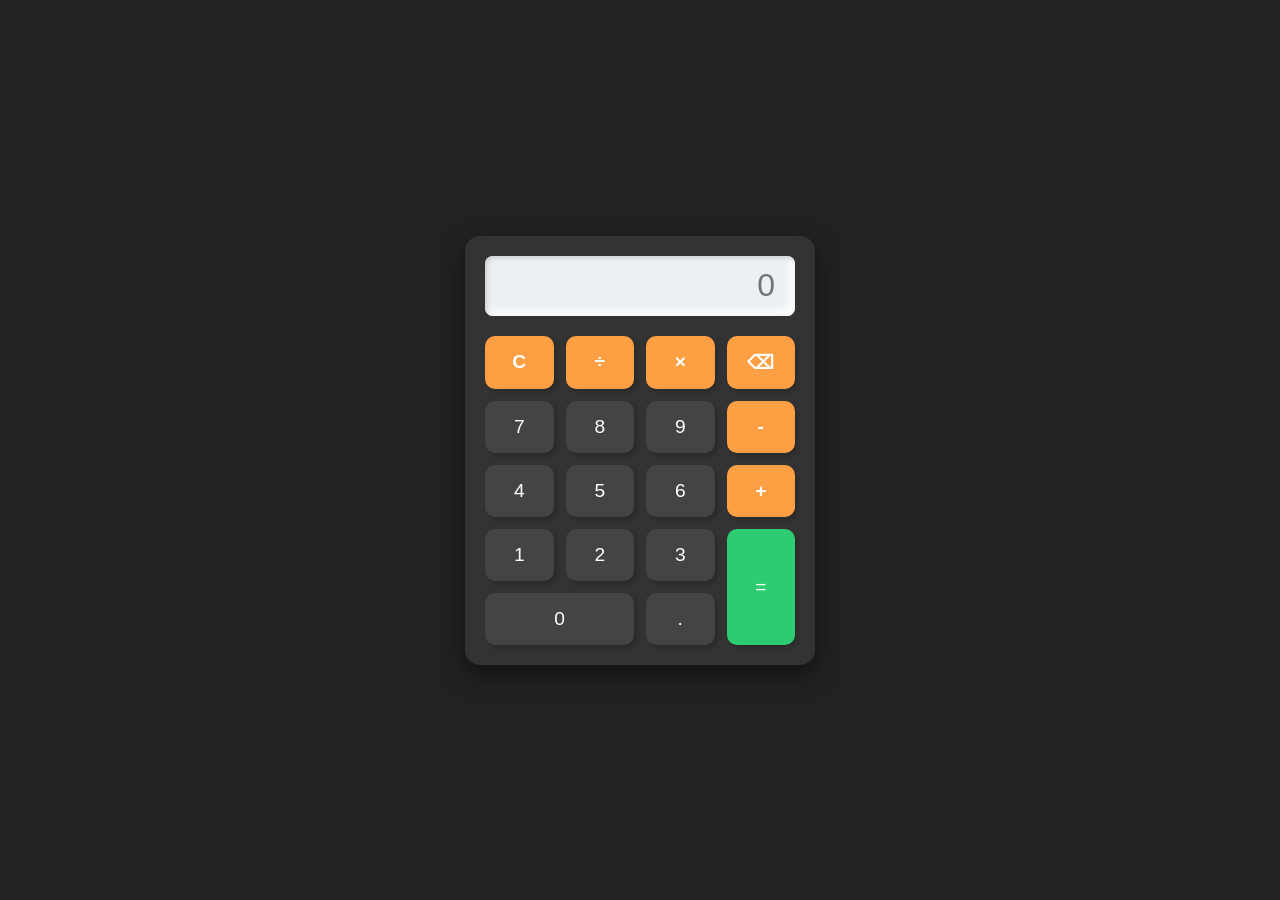
<file: CodeAlpha_Calculator/index.html>
<!DOCTYPE html>
<html lang="en">
<head>
    <meta charset="UTF-8">
    <meta name="viewport" content="width=device-width, initial-scale=1.0">
    <title>Simple Calculator</title>
    <link rel="stylesheet" href="cal-Style.css">
</head>
<body>

    <div class="calculator-container">
        <div class="display-screen">
            <input type="text" id="display" placeholder="0" readonly>
        </div>

        <div class="buttons-grid">
            <button class="btn operator" data-val="C">C</button>
            <button class="btn operator" data-val="/">÷</button>
            <button class="btn operator" data-val="*">×</button>
            <button class="btn operator" data-val="DEL">⌫</button>

            <button class="btn" data-val="7">7</button>
            <button class="btn" data-val="8">8</button>
            <button class="btn" data-val="9">9</button>
            <button class="btn operator" data-val="-">-</button>

            <button class="btn" data-val="4">4</button>
            <button class="btn" data-val="5">5</button>
            <button class="btn" data-val="6">6</button>
            <button class="btn operator" data-val="+">+</button>

            <button class="btn" data-val="1">1</button>
            <button class="btn" data-val="2">2</button>
            <button class="btn" data-val="3">3</button>
            <button class="btn equal-btn" data-val="=">=</button> <button class="btn zero-btn" data-val="0">0</button>
            <button class="btn" data-val=".">.</button>
        </div>
    </div>

    <script src="cal-Logic.js"></script>
</body>
</html>
</file>
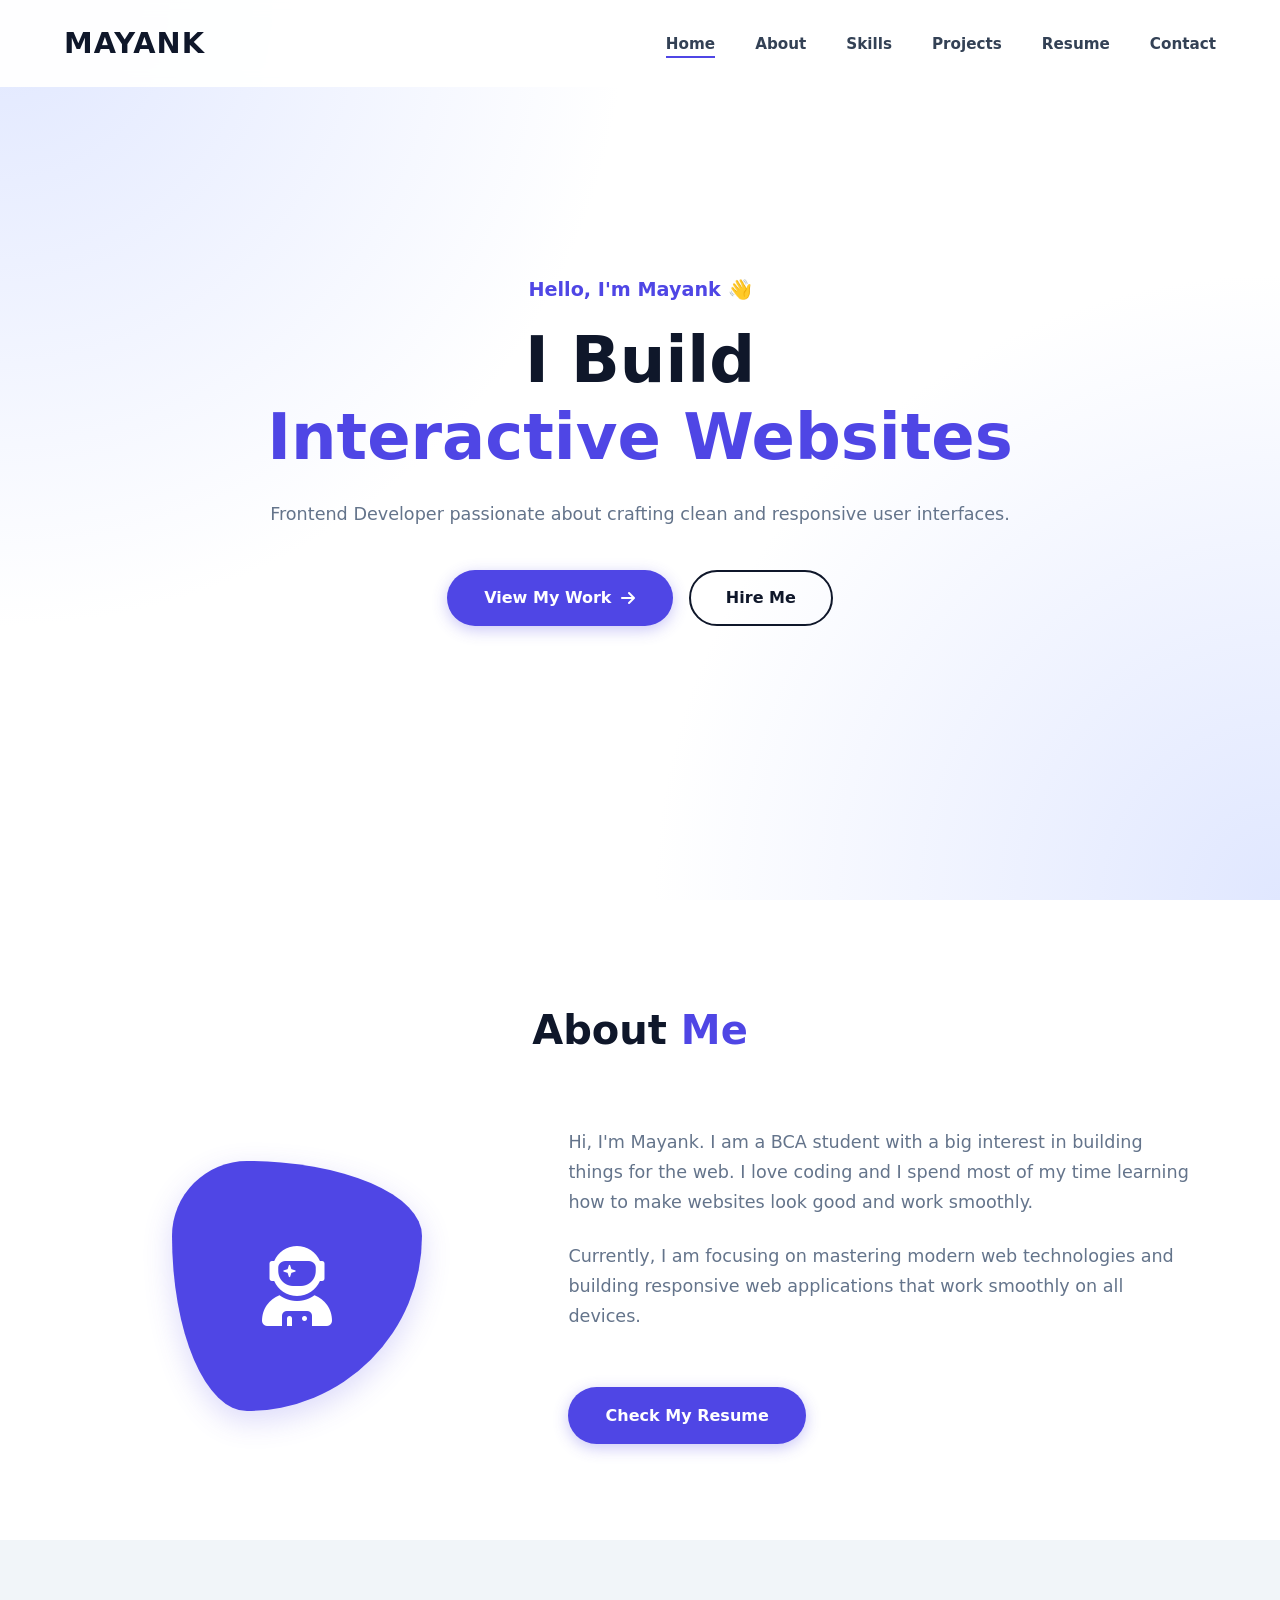
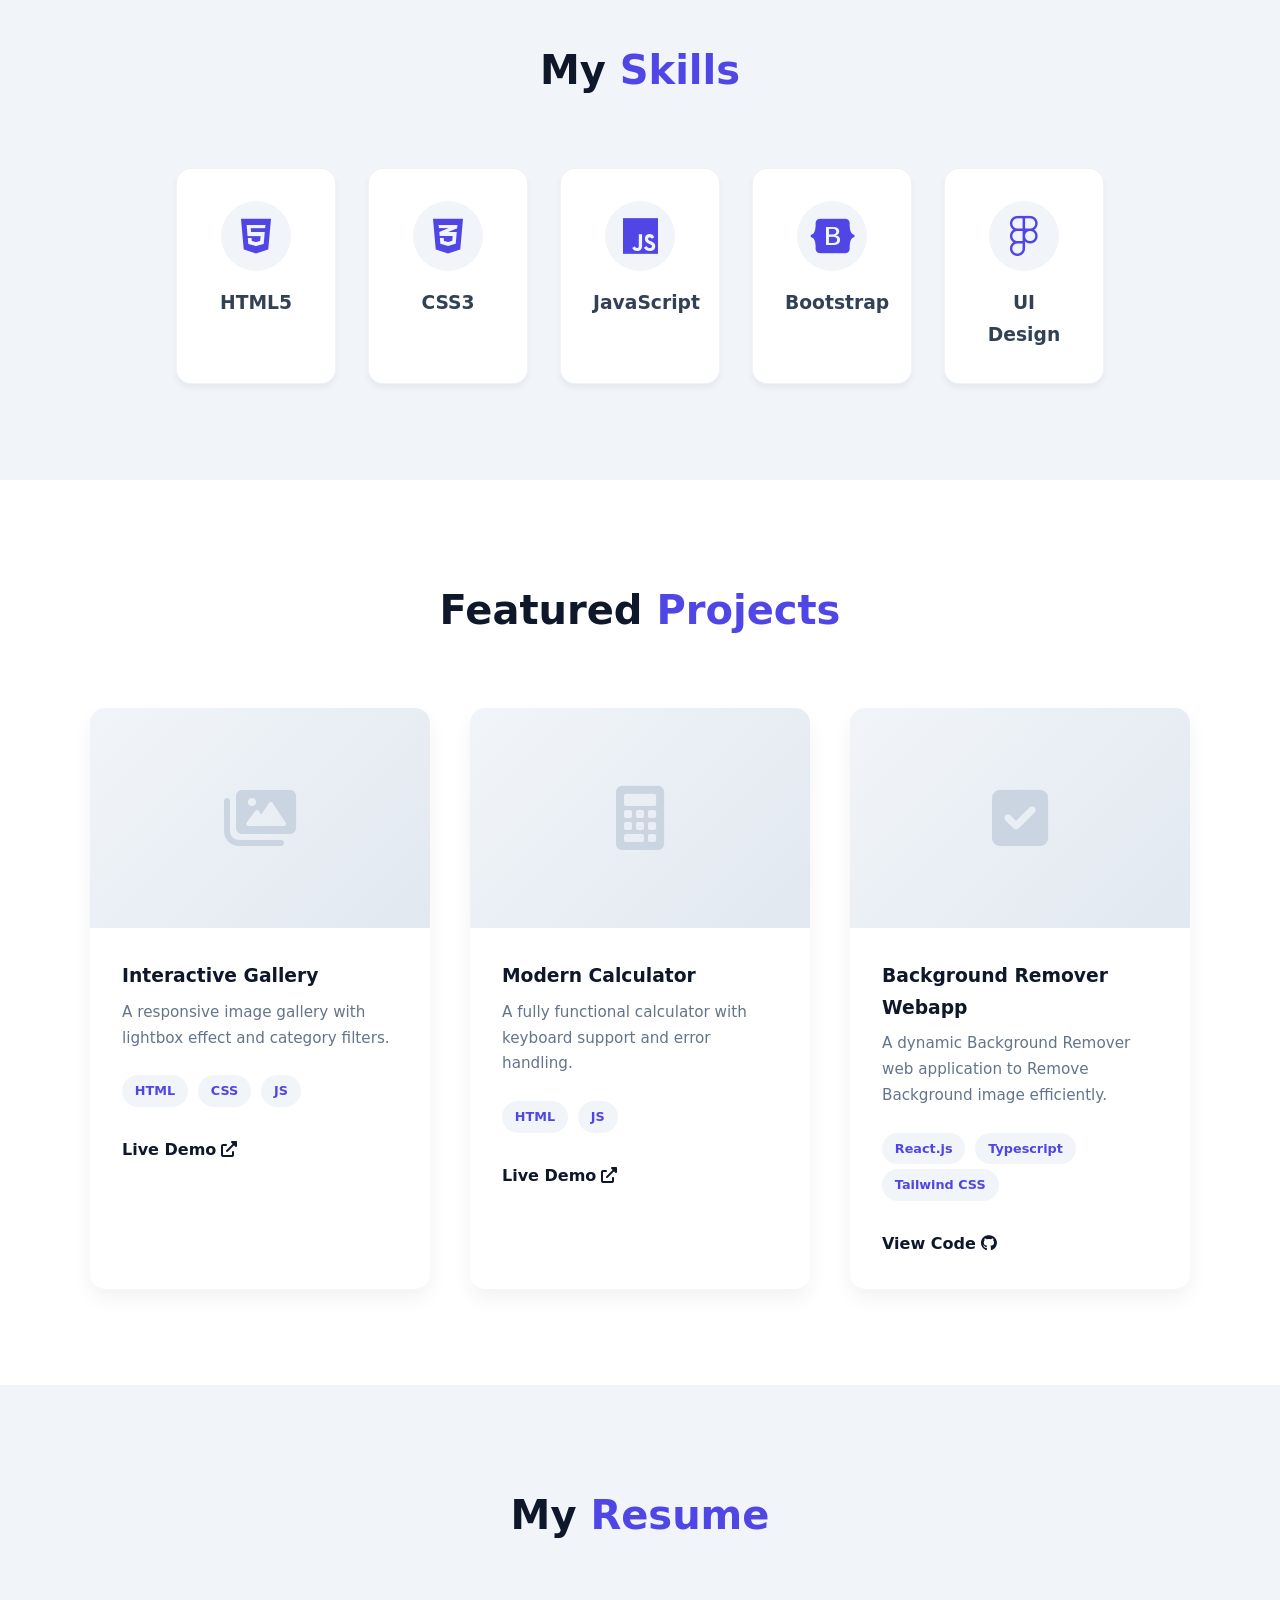
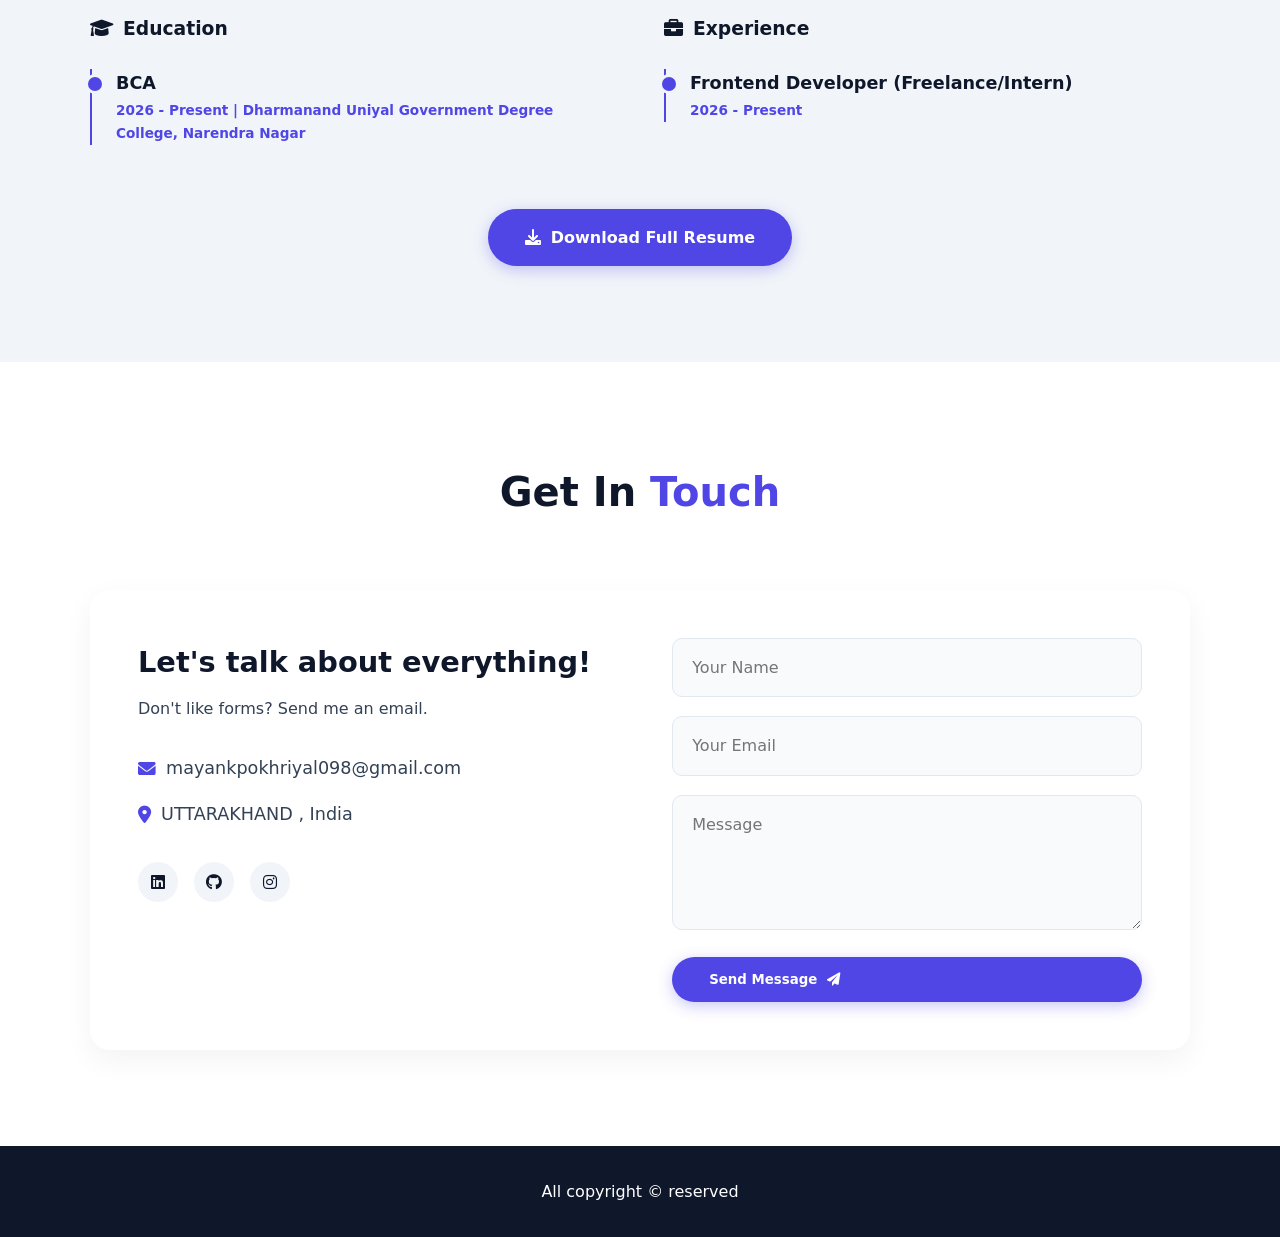
<file: CodeAlpha_PortfolioSite/index.html>
<!DOCTYPE html>
<html lang="en">
<head>
    <meta charset="UTF-8">
    <meta name="viewport" content="width=device-width, initial-scale=1.0">
    <title>Mayank | Frontend Developer</title>
    <link rel="stylesheet" href="Portfolio-Style.css">
    <link rel="stylesheet" href="https://cdnjs.cloudflare.com/ajax/libs/font-awesome/6.0.0/css/all.min.css">
</head>
<body>

    <nav class="navbar" id="navbar">
        <div class="logo">MAYANK</div>
        <ul class="nav-links">
            <li><a href="#home" class="active-link">Home</a></li>
            <li><a href="#about">About</a></li>
            <li><a href="#skills">Skills</a></li>
            <li><a href="#projects">Projects</a></li>
            <li><a href="#resume">Resume</a></li>
            <li><a href="#contact">Contact</a></li>
        </ul>
        <div class="hamburger">
            <div class="bar"></div>
            <div class="bar"></div>
            <div class="bar"></div>
        </div>
    </nav>

    <section id="home" class="hero">
        <div class="hero-content reveal-fade">
            <h3 class="greeting">Hello, I'm Mayank 👋</h3>
            <h1>I Build <span class="highlight">Interactive Websites</span></h1>
            <p class="subtitle">Frontend Developer passionate about crafting clean and responsive user interfaces.</p>
            <div class="hero-btns">
                <a href="#projects" class="btn primary-btn">View My Work <i class="fas fa-arrow-right"></i></a>
                <a href="#contact" class="btn secondary-btn">Hire Me</a>
            </div>
        </div>
    </section>

    <section id="about" class="section">
        <div class="container reveal-up">
            <h2 class="section-title">About <span>Me</span></h2>
            <div class="about-wrapper">
                <div class="about-image-placeholder">
                   
                    <div class="image-box">
                        <i class="fas fa-user-astronaut"></i>
                    </div>
                </div>
                <div class="about-text">
                    <p>Hi, I'm Mayank. I am a BCA student with a big interest in building things for the web. I love coding and I spend most of my time learning how to make websites look good and work smoothly.</p>
                    <p>Currently, I am focusing on mastering modern web technologies and building responsive web applications that work smoothly on all devices.</p>
                    <a href="#resume" class="btn primary-btn mt-2">Check My Resume</a>
                </div>
            </div>
        </div>
    </section>

    <section id="skills" class="section bg-light">
        <div class="container reveal-up">
            <h2 class="section-title">My <span>Skills</span></h2>
            <div class="skills-grid">
                <div class="skill-card">
                    <div class="icon-wrapper"><i class="fab fa-html5"></i></div>
                    <h3>HTML5</h3>
                </div>
                <div class="skill-card">
                    <div class="icon-wrapper"><i class="fab fa-css3-alt"></i></div>
                    <h3>CSS3</h3>
                </div>
                <div class="skill-card">
                    <div class="icon-wrapper"><i class="fab fa-js"></i></div>
                    <h3>JavaScript</h3>
                </div>
                <div class="skill-card">
                    <div class="icon-wrapper"><i class="fab fa-bootstrap"></i></div>
                    <h3>Bootstrap</h3>
                </div>
                <div class="skill-card">
                    <div class="icon-wrapper"><i class="fab fa-figma"></i></div>
                    <h3>UI Design</h3>
                </div>
            </div>
        </div>
    </section>

    <section id="projects" class="section">
        <div class="container reveal-up">
            <h2 class="section-title">Featured <span>Projects</span></h2>
            <div class="projects-grid">
                
                <div class="project-card">
                    <div class="project-img">
                        <i class="fas fa-images"></i>
                    </div>
                    <div class="project-info">
                        <h3>Interactive Gallery</h3>
                        <p>A responsive image gallery with lightbox effect and category filters.</p>
                        <div class="tech-stack">
                            <span>HTML</span> <span>CSS</span> <span>JS</span>
                        </div>
                        <a href="gallery/index.html" target="_blank" class="project-link">Live Demo <i class="fas fa-external-link-alt"></i></a>
                    </div>
                </div>

                <div class="project-card">
                    <div class="project-img">
                        <i class="fas fa-calculator"></i>
                    </div>
                    <div class="project-info">
                        <h3>Modern Calculator</h3>
                        <p>A fully functional calculator with keyboard support and error handling.</p>
                        <div class="tech-stack">
                            <span>HTML</span> <span>JS</span>
                        </div>
                        <a href="calculator/index.html" target="_blank" class="project-link">Live Demo <i class="fas fa-external-link-alt"></i></a>
                    </div>
                </div>

                <div class="project-card">
                    <div class="project-img">
                        <i class="fas fa-check-square"></i>
                    </div>
                    <div class="project-info">
                        <h3>Background Remover Webapp</h3>
                        <p>A dynamic Background Remover web application to Remove Background image efficiently.</p>
                        <div class="tech-stack">
                            <span>React.js </span> <span>Typescript</span> <span>Tailwind CSS</span>
                        </div>
                        <a href="#" class="project-link">View Code <i class="fab fa-github"></i></a>
                    </div>
                </div>

            </div>
        </div>
    </section>

    <!-- NEW RESUME SECTION TEMPLATE -->
    <section id="resume" class="section bg-light">
        <div class="container reveal-up">
            <h2 class="section-title">My <span>Resume</span></h2>
            <div class="resume-container">
                <div class="resume-box">
                    <h3><i class="fas fa-graduation-cap"></i> Education</h3>
                    <div class="timeline">
                        <div class="timeline-item">
                            <h4>BCA </h4> 
                            <p class="timeline-date">2026 - Present | Dharmanand Uniyal Government Degree College, Narendra Nagar</p>
                            
                        </div>
                    </div>
                </div>
                
                <div class="resume-box">
                    <h3><i class="fas fa-briefcase"></i> Experience</h3>
                    <div class="timeline">
                        <div class="timeline-item">
                            <h4>Frontend Developer (Freelance/Intern)</h4>
                            <p class="timeline-date">2026 - Present</p>
                           
                        </div>
                    </div>
                </div>
            </div>
            <div class="text-center mt-2">
                <a href="M1.pdf" class="btn primary-btn"><i class="fas fa-download"></i> Download Full Resume</a>
            </div>
        </div>
    </section>

    <section id="contact" class="section">
        <div class="container reveal-up">
            <h2 class="section-title">Get In <span>Touch</span></h2>
            <div class="contact-wrapper">
                <div class="contact-info">
                    <h3>Let's talk about everything!</h3>
                    <p>Don't like forms? Send me an email.</p>
                    <div class="contact-details">
                        <p><i class="fas fa-envelope"></i> mayankpokhriyal098@gmail.com</p>
                        <p><i class="fas fa-map-marker-alt"></i> UTTARAKHAND , India</p>
                    </div>
                    <div class="social-links">
                        <a href="#"><i class="fab fa-linkedin"></i></a>
                        <a href="#"><i class="fab fa-github"></i></a>
                        <a href="#"><i class="fab fa-instagram"></i></a>
                    </div>
                </div>
                <form class="contact-form" id="contactForm">
                    <div class="input-group">
                        <input type="text" placeholder="Your Name" required>
                    </div>
                    <div class="input-group">
                        <input type="email" placeholder="Your Email" required>
                    </div>
                    <div class="input-group">
                        <textarea placeholder="Message" rows="5" required></textarea>
                    </div>
                    <button type="submit" class="btn primary-btn">Send Message <i class="fas fa-paper-plane"></i></button>
                </form>
            </div>
        </div>
    </section>

    <footer>
        <div class="container">
            <p>All copyright &copy; reserved </p>
        </div>
    </footer>

    <script src="Portfolio-Logic.js"></script>
</body>
</html>
</file>
<file: CodeAlpha_Calculator/cal-Style.css>
/* Basic Reset */
* {
    margin: 0;
    padding: 0;
    box-sizing: border-box;
    font-family: 'Poppins', sans-serif; 
}

body {
    display: flex;
    justify-content: center;
    align-items: center;
    min-height: 100vh;
    background-color: #222; 
}

/* Main Calculator Box */
.calculator-container {
    background-color: #333;
    padding: 20px;
    border-radius: 15px;
    box-shadow: 0 10px 25px rgba(0,0,0,0.5);
    width: 100%;
    max-width: 350px;
}

/* Display Screen */
.display-screen {
    margin-bottom: 20px;
}

.display-screen input {
    width: 100%;
    height: 60px;
    background-color: #ecf0f3;
    border: none;
    border-radius: 8px;
    text-align: right;
    padding: 10px 20px;
    font-size: 2rem;
    color: #333;
    outline: none;
    box-shadow: inset 2px 2px 5px #cbced1,
                inset -5px -5px 10px #ffffff;
}

/* Buttons Layout */
.buttons-grid {
    display: grid;
    grid-template-columns: repeat(4, 1fr);
    gap: 12px;
}

/* Button Styling */
.btn {
    border: none;
    padding: 15px;
    font-size: 1.2rem;
    border-radius: 10px;
    cursor: pointer;
    background-color: #444;
    color: white;
    box-shadow: 3px 3px 5px rgba(0,0,0,0.2);
    transition: transform 0.1s ease, background-color 0.2s;
}

.btn:active {
    transform: scale(0.95); 
}

.btn:hover {
    background-color: #555;
}


.btn.operator {
    background-color: #ff9f43;
    color: #fff;
    font-weight: bold;
}

.btn.operator:hover {
    background-color: #ffaf63;
}

/* Equal Button */
.equal-btn {
    grid-row: span 2; 
    background-color: #2ecc71;
    height: 100%;
}

.equal-btn:hover {
    background-color: #27ae60;
}

/* Zero button styling adjustment */
.zero-btn {
    grid-column: span 2; 
}
</file>
<file: CodeAlpha_PortfolioSite/Portfolio-Style.css>
/* --- CSS VARIABLES  --- */
:root {
    --primary: #4f46e5;    
    --primary-dark: #3730a3;
    --secondary: #0f172a;  
    --text-dark: #334155;
    --text-light: #64748b;
    --bg-light: #f1f5f9;
    --white: #ffffff;
    --transition: all 0.3s cubic-bezier(0.4, 0, 0.2, 1);
}

* {
    margin: 0;
    padding: 0;
    box-sizing: border-box;
    font-family: 'Segoe UI', system-ui, sans-serif;
}

html {
    scroll-behavior: smooth;
    scroll-padding-top: 80px; 
}

body {
    line-height: 1.7;
    color: var(--text-dark);
    background-color: var(--white);
    overflow-x: hidden;
}

/* --- UTILITY CLASSES --- */
.mt-2 { margin-top: 2rem; }
.text-center { text-align: center; }

/* --- NAVBAR --- */
.navbar {
    display: flex;
    justify-content: space-between;
    align-items: center;
    padding: 1.2rem 5%;
    background: rgba(255, 255, 255, 0.95);
    backdrop-filter: blur(10px);
    position: fixed;
    width: 100%;
    top: 0;
    z-index: 1000;
    transition: var(--transition);
}

.navbar.scrolled {
    box-shadow: 0 4px 20px rgba(0, 0, 0, 0.08);
    padding: 1rem 5%;
}

.logo {
    font-size: 1.8rem;
    font-weight: 800;
    color: var(--secondary);
    letter-spacing: 1px;
}

.logo span {
    color: var(--primary);
}

.nav-links {
    list-style: none;
    display: flex;
    gap: 2.5rem;
}

.nav-links a {
    text-decoration: none;
    color: var(--text-dark);
    font-weight: 600;
    font-size: 0.95rem;
    position: relative;
    transition: var(--transition);
}

.nav-links a::after {
    content: '';
    position: absolute;
    bottom: -5px;
    left: 0;
    width: 0;
    height: 2px;
    background: var(--primary);
    transition: var(--transition);
}

.nav-links a:hover::after, .nav-links a.active-link::after {
    width: 100%;
}

.nav-links a:hover {
    color: var(--primary);
}

.hamburger {
    display: none;
    cursor: pointer;
}

.bar {
    width: 25px;
    height: 3px;
    background-color: var(--secondary);
    margin: 5px 0;
    transition: 0.4s;
}

/* --- HERO SECTION --- */
.hero {
    height: 100vh;
    display: flex;
    align-items: center;
    justify-content: center;
    text-align: center;
    background: radial-gradient(circle at top left, #e0e7ff 0%, transparent 40%),
                radial-gradient(circle at bottom right, #e0e7ff 0%, transparent 40%);
    background-color: var(--white);
    padding: 0 20px;
}

.hero-content {
    max-width: 800px;
}

.greeting {
    color: var(--primary);
    font-weight: 600;
    margin-bottom: 1rem;
    font-size: 1.2rem;
}

.hero h1 {
    font-size: 4rem;
    color: var(--secondary);
    line-height: 1.2;
    margin-bottom: 1.5rem;
}

.highlight {
    color: var(--primary);
    position: relative;
    display: inline-block;
}

.subtitle {
    font-size: 1.1rem;
    color: var(--text-light);
    margin-bottom: 2.5rem;
}

/* BUTTONS */
.btn {
    padding: 0.8rem 2.2rem;
    border-radius: 30px;
    text-decoration: none;
    font-weight: 600;
    display: inline-flex;
    align-items: center;
    gap: 10px;
    transition: var(--transition);
    border: 2px solid transparent;
}

.primary-btn {
    background: var(--primary);
    color: var(--white);
    box-shadow: 0 4px 15px rgba(79, 70, 229, 0.3);
}

.primary-btn:hover {
    background: var(--primary-dark);
    transform: translateY(-3px);
    box-shadow: 0 8px 25px rgba(79, 70, 229, 0.4);
}

.secondary-btn {
    background: transparent;
    border-color: var(--secondary);
    color: var(--secondary);
}

.secondary-btn:hover {
    background: var(--secondary);
    color: var(--white);
}

.hero-btns {
    display: flex;
    justify-content: center;
    gap: 1rem;
}

/* --- SECTIONS GENERAL --- */
.section {
    padding: 6rem 5%;
}

.bg-light {
    background-color: var(--bg-light);
}

.container {
    max-width: 1100px;
    margin: 0 auto;
}

.section-title {
    text-align: center;
    margin-bottom: 4rem;
    font-size: 2.5rem;
    color: var(--secondary);
    font-weight: 800;
}

.section-title span {
    color: var(--primary);
}

/* --- ABOUT SECTION --- */
.about-wrapper {
    display: grid;
    grid-template-columns: 1fr 1.5fr;
    gap: 4rem;
    align-items: center;
}

.about-image-placeholder {
    display: flex;
    justify-content: center;
}

.image-box {
    width: 250px;
    height: 250px;
    background: var(--primary);
    border-radius: 30% 70% 70% 30% / 30% 30% 70% 70%;
    display: flex;
    align-items: center;
    justify-content: center;
    font-size: 5rem;
    color: white;
    box-shadow: 0 10px 30px rgba(79, 70, 229, 0.2);
    animation: blob 5s ease-in-out infinite alternate;
}

@keyframes blob {
    0% { border-radius: 30% 70% 70% 30% / 30% 30% 70% 70%; }
    100% { border-radius: 50% 50% 30% 70% / 60% 40% 60% 40%; }
}

.about-text p {
    margin-bottom: 1.5rem;
    font-size: 1.1rem;
    color: var(--text-light);
}

/* --- SKILLS --- */
.skills-grid {
    display: flex;
    justify-content: center;
    flex-wrap: wrap;
    gap: 2rem;
}

.skill-card {
    background: var(--white);
    padding: 2rem;
    border-radius: 15px;
    text-align: center;
    width: 160px;
    box-shadow: 0 4px 6px rgba(0,0,0,0.05);
    transition: var(--transition);
    border: 1px solid rgba(0,0,0,0.05);
}

.skill-card:hover {
    transform: translateY(-10px);
    box-shadow: 0 15px 30px rgba(0,0,0,0.1);
    border-color: var(--primary);
}

.icon-wrapper {
    width: 70px;
    height: 70px;
    background: var(--bg-light);
    border-radius: 50%;
    display: flex;
    align-items: center;
    justify-content: center;
    margin: 0 auto 1rem;
    font-size: 2.5rem;
    color: var(--primary);
    transition: var(--transition);
}

.skill-card:hover .icon-wrapper {
    background: var(--primary);
    color: white;
}

/* --- PROJECTS --- */
.projects-grid {
    display: grid;
    grid-template-columns: repeat(auto-fit, minmax(320px, 1fr));
    gap: 2.5rem;
}

.project-card {
    background: var(--white);
    border-radius: 15px;
    overflow: hidden;
    box-shadow: 0 10px 20px rgba(0,0,0,0.05);
    transition: var(--transition);
}

.project-card:hover {
    transform: translateY(-8px);
    box-shadow: 0 15px 30px rgba(0,0,0,0.1);
}

.project-img {
    height: 220px;
    background: linear-gradient(135deg, #f1f5f9 0%, #e2e8f0 100%);
    display: flex;
    align-items: center;
    justify-content: center;
    font-size: 4rem;
    color: #cbd5e1;
    transition: var(--transition);
}

.project-card:hover .project-img {
    background: var(--primary);
    color: white;
}

.project-info {
    padding: 2rem;
}

.project-info h3 {
    margin-bottom: 0.5rem;
    color: var(--secondary);
}

.project-info p {
    color: var(--text-light);
    margin-bottom: 1.5rem;
    font-size: 0.95rem;
}

.tech-stack {
    margin-bottom: 1.5rem;
}

.tech-stack span {
    background: var(--bg-light);
    color: var(--primary);
    padding: 0.3rem 0.8rem;
    border-radius: 20px;
    font-size: 0.8rem;
    font-weight: 600;
    display: inline-block;
    margin: 0 5px 5px 0;
}

.project-link {
    text-decoration: none;
    color: var(--secondary);
    font-weight: 700;
    display: inline-flex;
    align-items: center;
    gap: 5px;
    transition: var(--transition);
}

.project-link:hover {
    color: var(--primary);
}

/* --- RESUME SECTION --- */
.resume-container {
    display: grid;
    grid-template-columns: repeat(auto-fit, minmax(300px, 1fr));
    gap: 3rem;
}

.resume-box h3 {
    margin-bottom: 1.5rem;
    color: var(--secondary);
    display: flex;
    align-items: center;
    gap: 10px;
}

.timeline {
    border-left: 2px solid var(--primary);
    padding-left: 1.5rem;
}

.timeline-item {
    position: relative;
    margin-bottom: 2rem;
}

.timeline-item::before {
    content: '';
    position: absolute;
    left: -31px;
    top: 5px;
    width: 14px;
    height: 14px;
    background: var(--primary);
    border-radius: 50%;
    border: 3px solid var(--bg-light);
}

.timeline-item h4 {
    color: var(--secondary);
    font-size: 1.1rem;
}

.timeline-date {
    font-size: 0.85rem;
    color: var(--primary);
    font-weight: 600;
    margin-bottom: 0.5rem;
}

/* --- CONTACT --- */
.contact-wrapper {
    display: grid;
    grid-template-columns: 1fr 1fr;
    gap: 4rem;
    background: var(--white);
    padding: 3rem;
    border-radius: 20px;
    box-shadow: 0 10px 30px rgba(0,0,0,0.05);
}

.contact-info h3 {
    font-size: 1.8rem;
    margin-bottom: 0.5rem;
    color: var(--secondary);
}

.contact-details {
    margin: 2rem 0;
}

.contact-details p {
    margin-bottom: 1rem;
    display: flex;
    align-items: center;
    gap: 10px;
    font-size: 1.1rem;
}

.contact-details i {
    color: var(--primary);
}

.social-links {
    display: flex;
    gap: 1rem;
}

.social-links a {
    width: 40px;
    height: 40px;
    background: var(--bg-light);
    color: var(--secondary);
    display: flex;
    align-items: center;
    justify-content: center;
    border-radius: 50%;
    text-decoration: none;
    transition: var(--transition);
}

.social-links a:hover {
    background: var(--primary);
    color: white;
    transform: translateY(-3px);
}

.contact-form {
    display: flex;
    flex-direction: column;
    gap: 1.2rem;
}

.input-group input, .input-group textarea {
    width: 100%;
    padding: 1.2rem;
    border: 1px solid #e2e8f0;
    border-radius: 10px;
    font-size: 1rem;
    outline: none;
    transition: var(--transition);
    background: #f8fafc;
}

.input-group input:focus, .input-group textarea:focus {
    border-color: var(--primary);
    background: var(--white);
    box-shadow: 0 0 0 3px rgba(79, 70, 229, 0.1);
}

/* --- FOOTER --- */
footer {
    text-align: center;
    padding: 2rem;
    background: var(--secondary);
    color: white;
}

/* --- ANIMATIONS (Scroll Effects) --- */
.reveal-up {
    opacity: 0;
    transform: translateY(40px);
    transition: all 0.8s ease;
}

.reveal-fade {
    opacity: 0;
    transition: all 1s ease;
}

.reveal-up.active, .reveal-fade.active {
    opacity: 1;
    transform: translateY(0);
}

/* --- RESPONSIVE DESIGN --- */
@media (max-width: 900px) {
    .about-wrapper, .contact-wrapper {
        grid-template-columns: 1fr;
    }
    .hero h1 {
        font-size: 3rem;
    }
}

@media (max-width: 768px) {
    .nav-links {
        position: fixed;
        right: -100%;
        top: 70px;
        flex-direction: column;
        background: var(--white);
        width: 100%;
        text-align: center;
        padding: 2rem 0;
        box-shadow: 0 10px 10px rgba(0,0,0,0.1);
        transition: 0.4s;
        gap: 1.5rem;
    }

    .nav-links.active {
        right: 0;
    }

    .hamburger {
        display: block;
    }

    /* Hamburger Animation */
    .hamburger.toggle .bar:nth-child(1) { transform: rotate(-45deg) translate(-5px, 6px); }
    .hamburger.toggle .bar:nth-child(2) { opacity: 0; }
    .hamburger.toggle .bar:nth-child(3) { transform: rotate(45deg) translate(-5px, -6px); }

    .hero-btns {
        flex-direction: column;
    }
}
</file>
